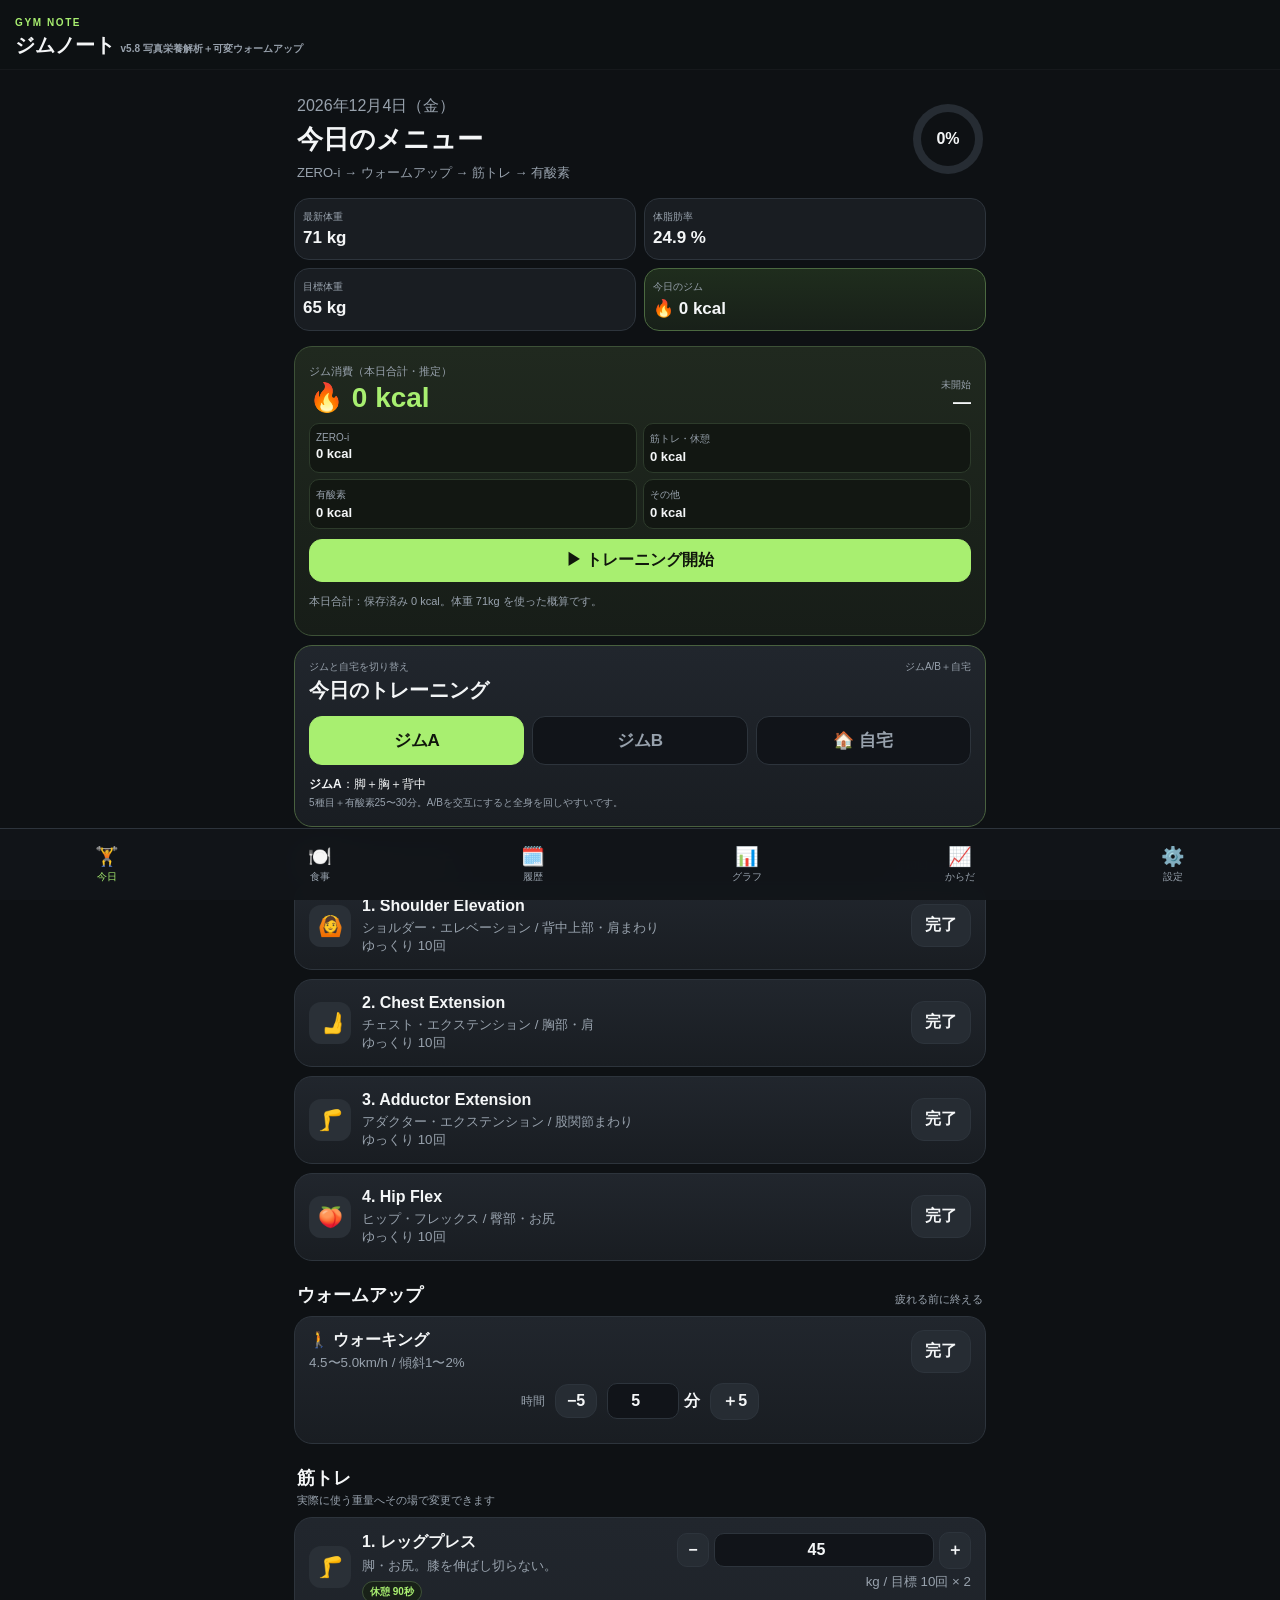
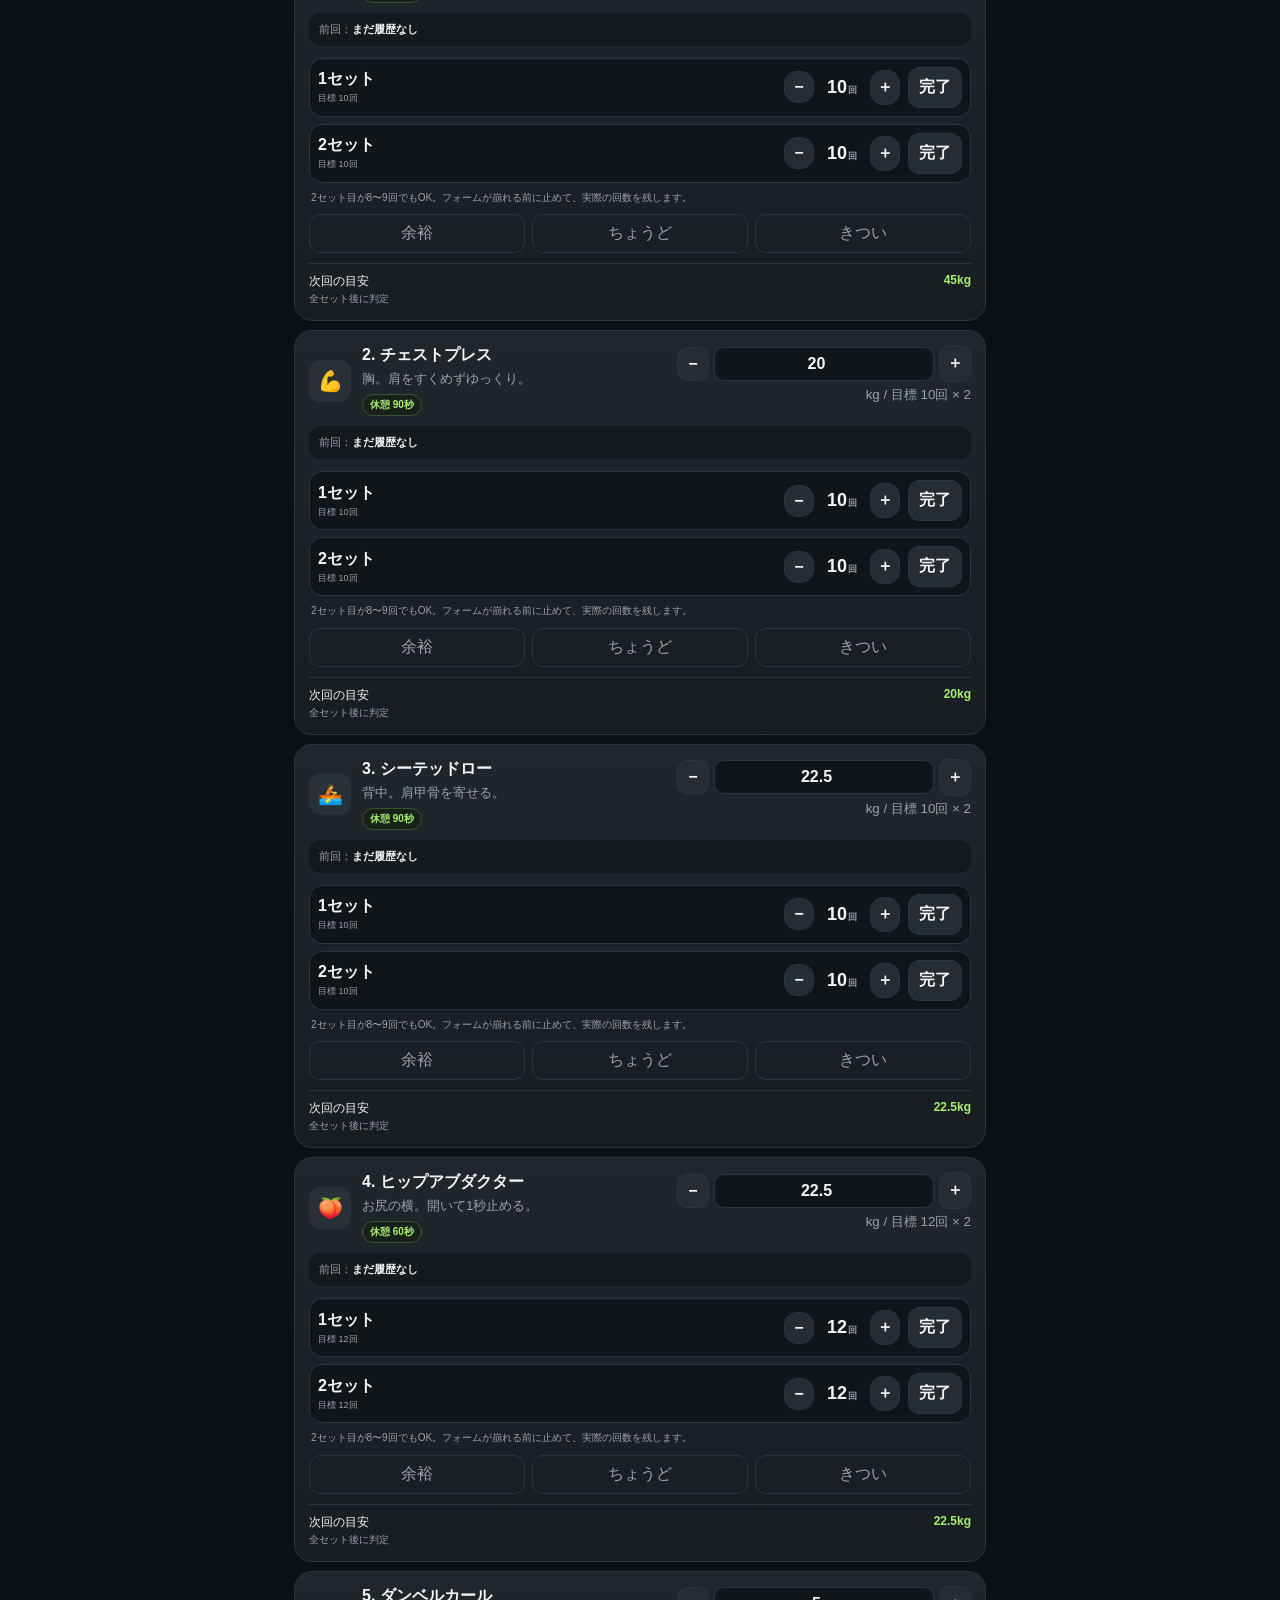
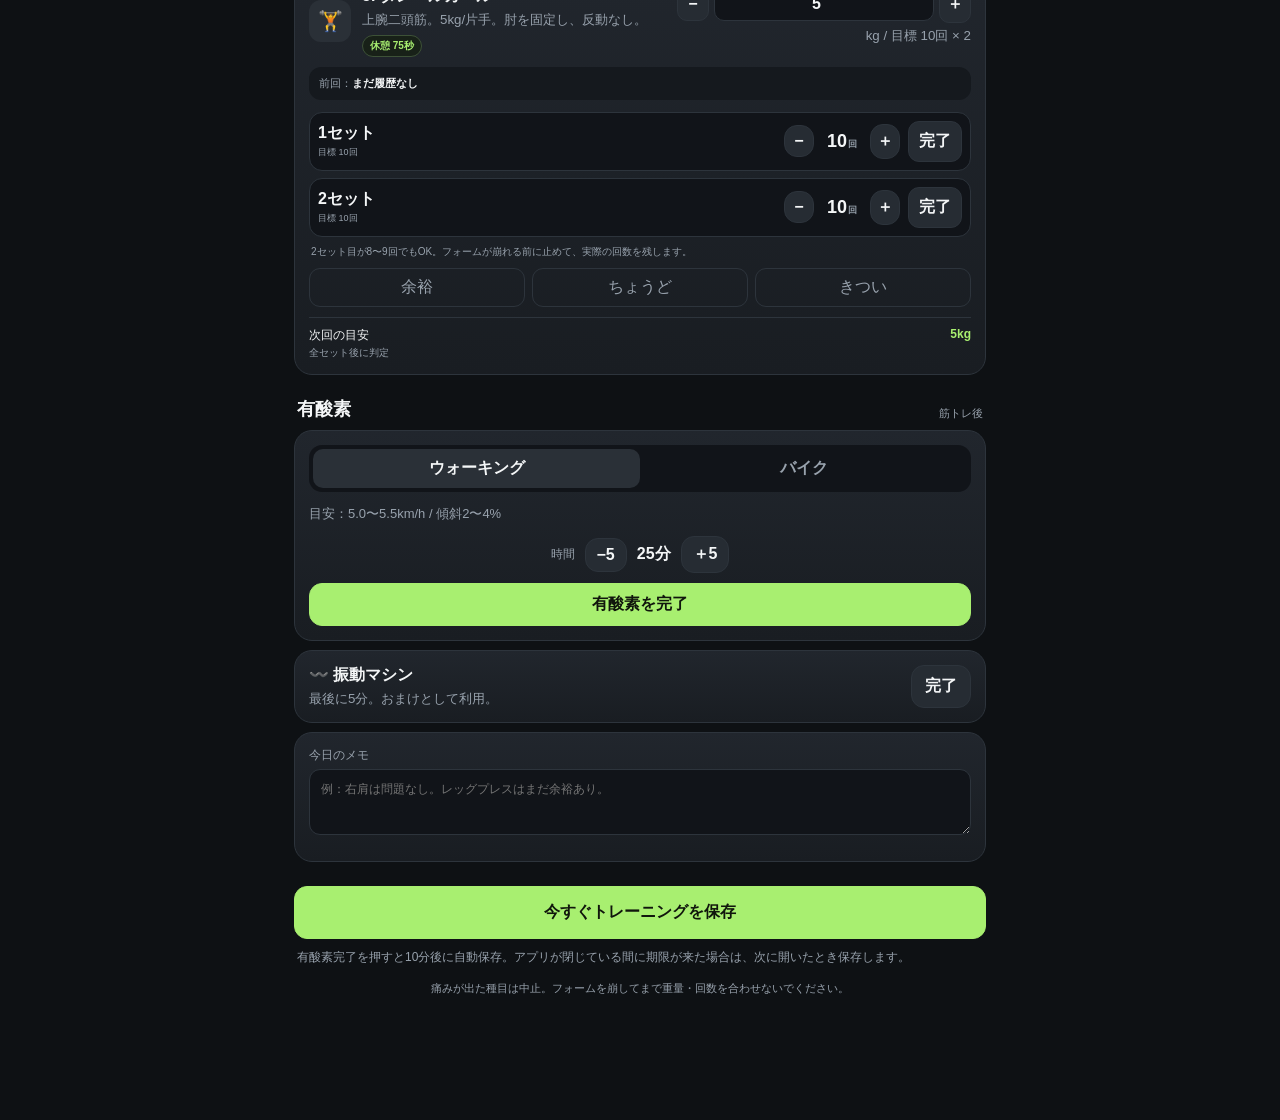
<file: index.html>
<!doctype html>
<html lang="ja">
<head>
  <meta charset="utf-8">
  <meta name="viewport" content="width=device-width,initial-scale=1,viewport-fit=cover">
  <meta name="theme-color" content="#111418">
  <meta name="apple-mobile-web-app-capable" content="yes">
  <meta name="apple-mobile-web-app-title" content="ジムノート">
  <title>ジムノート</title>
  <link rel="manifest" href="./manifest.webmanifest">
  <link rel="icon" href="./icon-192.png">
  <link rel="apple-touch-icon" href="./icon-192.png">
  <link rel="stylesheet" href="./styles.css?v=580">
</head>
<body>
<header class="top">
  <div><small>GYM NOTE</small><h1>ジムノート <b>v5.8 写真栄養解析＋可変ウォームアップ</b></h1></div>
  <button id="installBtn" class="sub compact" hidden>インストール</button>
</header>

<main>
<section id="today" class="page active">
  <div class="hero">
    <div>
      <span id="todayDate" class="muted"></span>
      <h2>今日のメニュー</h2>
      <p id="todayFlow">ZERO-i → ウォームアップ → 筋トレ → 有酸素</p>
    </div>
    <div class="ring" id="ring"><span id="pct">0%</span></div>
  </div>

  <div id="setupNotice" class="notice" hidden>
    <strong>初期設定を読み込んでください</strong>
    <p>初めて使う端末では「設定」→「バックアップ / 初期設定を読み込む」からJSONを選びます。</p>
    <button class="primary full" data-page-go="settings">設定を開く</button>
  </div>

  <div id="resumeNotice" class="resume" hidden>
    <div><strong>途中のトレーニングを復元しました</strong><small>アプリを閉じても今日の入力は残ります。</small></div>
  </div>

  <div id="quickStats" class="quickStats"></div>

  <div id="workoutTracker" class="card burnTracker"></div>

  <div class="card menuPicker">
    <div class="menuPickerHead"><div><small>ジムと自宅を切り替え</small><strong>今日のトレーニング</strong></div><span>ジムA/B＋自宅</span></div>
    <div class="menuSeg"><button data-menu="A">ジムA</button><button data-menu="B">ジムB</button><button data-menu="HOME">🏠 自宅</button></div>
    <p id="menuSummary" class="menuSummary"></p>
  </div>

  <div id="gymPrelude">
    <div class="section-title"><h3>ZERO-i ストレッチ</h3><span>各10回・ゆっくり</span></div>
    <div id="zeroList"></div>

    <div class="section-title"><h3>ウォームアップ</h3><span>疲れる前に終える</span></div>
    <div class="card warmupCard">
      <div class="warmupHead"><div><strong>🚶 ウォーキング</strong><small>4.5〜5.0km/h / 傾斜1〜2%</small></div><button class="done" data-special="warmup">完了</button></div>
      <div class="inlineField">
        <label>時間</label>
        <button class="mini" data-warmup-min="-5">−5</button>
        <div class="minuteInput"><input id="warmupMinutesInput" type="number" inputmode="numeric" min="1" max="120" step="1" value="5"><span>分</span></div>
        <button class="mini" data-warmup-min="5">＋5</button>
      </div>
    </div>
  </div>

  <div class="section-title">
    <div><h3>筋トレ</h3><span>実際に使う重量へその場で変更できます</span></div>
  </div>
  <div id="exerciseList"></div>

  <div id="gymPostlude">
    <div class="section-title"><h3>有酸素</h3><span>筋トレ後</span></div>
    <div class="card">
      <div class="seg">
        <button class="active" data-cardio="walk">ウォーキング</button>
        <button data-cardio="bike">バイク</button>
      </div>
      <div id="walkPane" class="pane active"><p>目安：5.0〜5.5km/h / 傾斜2〜4%</p></div>
      <div id="bikePane" class="pane"><p>目安：会話できる程度の負荷</p></div>
      <div class="inlineField">
        <label>時間</label>
        <button class="mini" data-cardio-min="-5">−5</button>
        <strong><span id="cardioMinutesText">25</span>分</strong>
        <button class="mini" data-cardio-min="5">＋5</button>
      </div>
      <button class="primary full" id="cardioDone">有酸素を完了</button>
      <div id="autoSaveNotice" class="autoSaveNotice" role="status" hidden>
        <strong id="autoSaveMessage">有酸素完了から10分後に自動保存</strong>
        <button id="autoSaveControl" class="sub compact" type="button">自動保存を取り消す</button>
      </div>
    </div>

    <div class="card row">
      <div><strong>〰️ 振動マシン</strong><small>最後に5分。おまけとして利用。</small></div>
      <button class="done" data-special="vibration">完了</button>
    </div>
  </div>

  <div class="card form">
    <label>今日のメモ
      <textarea id="sessionNote" rows="3" placeholder="例：右肩は問題なし。レッグプレスはまだ余裕あり。"></textarea>
    </label>
  </div>

  <button id="saveWorkout" class="primary full save">今すぐトレーニングを保存</button>
  <p class="autoSaveHint">有酸素完了を押すと10分後に自動保存。アプリが閉じている間に期限が来た場合は、次に開いたとき保存します。</p>
  <p class="caution">痛みが出た種目は中止。フォームを崩してまで重量・回数を合わせないでください。</p>
</section>


<section id="food" class="page">
  <div class="heading">
    <small>FOOD / CALORIE</small>
    <h2>食事・カロリー</h2>
    <p>食べたものをそのまま書いて、AIに送るだけ。</p>
  </div>

  <div class="card form foodDateCard">
    <label>記録する日<input id="foodDate" type="date"></label>
  </div>

  <div id="foodStats" class="foodStats"></div>
  <div class="card calorieProgressCard">
    <div class="calorieProgressHead"><span>摂取目標まで</span><b id="foodRemaining">—</b></div>
    <div class="calorieTrack"><div id="calorieFill" class="calorieFill"></div></div>
    <div id="foodBalance" class="foodBalance muted"></div>
  </div>

  <div class="card foodInputCard">
    <div class="foodInputHead">
      <label>区分
        <select id="foodMeal">
          <option value="breakfast">朝食</option>
          <option value="lunch">昼食</option>
          <option value="dinner" selected>夕食</option>
          <option value="snack">間食</option>
        </select>
      </label>
    </div>
    <label class="foodTextLabel">食べたもの
      <textarea id="foodText" rows="4" placeholder="例：うどん、卵、納豆\n例：セブンの金のボロネーゼ 1個"></textarea>
    </label>
    <div class="foodActionGrid photoActions">
      <button id="voiceFood" class="sub">🎤 音声入力</button>
      <label class="sub fileAction">📷 カメラ<input id="foodCameraInput" type="file" accept="image/*" capture="environment" hidden></label>
      <label class="sub fileAction">🖼️ 写真<input id="foodPhotoInput" type="file" accept="image/*" hidden></label>
      <button id="analyzeFood" class="primary">✨ AI解析</button>
    </div>
    <div id="foodImagePreview" class="foodImagePreview" hidden></div>
    <p id="aiConnectionHint" class="tiny muted"></p>
  </div>

  <div id="foodPreview"></div>

  <details class="card manualFood">
    <summary>AIを使わず手動で記録</summary>
    <div class="manualFoodBody">
      <label>内容<input id="manualFoodName" type="text" placeholder="例：プロテイン"></label>
      <label>カロリー kcal<input id="manualFoodKcal" type="number" inputmode="numeric" min="0" step="1" placeholder="120"></label>
      <button id="manualFoodSave" class="sub full">手動で追加</button>
    </div>
  </details>

  <div class="section-title"><h3>この日の記録</h3><span id="foodCountText"></span></div>
  <div id="foodTodayList"></div>

  <button id="foodCsvBtn" class="sub full">食事履歴をCSVで書き出す</button>
</section>

<section id="history" class="page">
  <div class="heading">
    <small>HISTORY / BALANCE</small>
    <h2>履歴・期間集計</h2>
    <p>期間を自由に指定して、カロリー収支とジムの記録をまとめて確認できます。</p>
  </div>

  <div class="card historyRangeCard">
    <div class="rangeDates">
      <label>開始日<input id="historyStart" type="date"></label>
      <label>終了日<input id="historyEnd" type="date"></label>
    </div>
    <div class="rangePresets">
      <button class="sub" data-range-days="7">7日</button>
      <button class="sub" data-range-days="30">30日</button>
      <button class="sub" data-range="month">今月</button>
      <button class="sub" data-range="all">全期間</button>
    </div>
  </div>

  <div id="rangeCalorieSummary" class="card rangeCalorieSummary"></div>
  <div id="historySummary" class="stats historyStats"></div>

  <div class="card">
    <div class="chartHead">
      <div><strong>マシン別の重量推移</strong><small id="strengthChartCaption">指定期間の記録</small></div>
      <select id="strengthMetric"></select>
    </div>
    <canvas id="strengthChart" height="220"></canvas>
  </div>

  <div class="section-title"><h3>ジム履歴</h3><span id="historyListMeta"></span></div>
  <div id="historyList"></div>
</section>


<section id="graphs" class="page" aria-label="日別グラフ">
  <div class="heading">
    <small>DAILY ANALYTICS</small>
    <h2>📊 毎日のグラフ</h2>
    <p>食事・ジム・自宅トレーニング・ウォーキング・体重を、日ごとにまとめて確認。</p>
  </div>
  <div class="card graphRangeCard">
    <div class="graphPresets" role="group" aria-label="表示期間">
      <button class="sub" data-graph-days="7">7日</button>
      <button class="sub" data-graph-days="14">14日</button>
      <button class="sub active" data-graph-days="30">30日</button>
      <button class="sub" data-graph-days="all">全期間</button>
    </div>
    <div class="graphDates">
      <label>開始日<input type="date" id="graphStart" aria-label="グラフ開始日"></label>
      <label>終了日<input type="date" id="graphEnd" aria-label="グラフ終了日"></label>
    </div>
    <p id="graphRangeNote" class="muted tiny"></p>
  </div>
  <div id="graphQuickStats" class="graphQuickStats" aria-live="polite"></div>
  <div class="card graphFocusCard" id="graphFocus" aria-live="polite"></div>
  <p class="graphHint muted tiny">グラフの日付をタップすると、その日の詳しい記録が上に表示されます。</p>
  <div class="card graphCard"><h3>① 摂取と推定総消費</h3><p>食事未記録日は摂取の線を表示しません。</p><div class="graphLegend"><span class="graphDot" style="--dot:#a8ef70">摂取</span><span class="graphDot" style="--dot:#65b7ff">総消費（推定）</span></div><canvas id="graphCalories" height="220" aria-label="日別摂取と総消費カロリー"></canvas></div>
  <div class="card graphCard"><h3>② カロリー収支</h3><p>摂取 − 消費。マイナスは推定カロリー赤字。記録がそろった日だけ表示。</p><canvas id="graphBalance" height="220" aria-label="日別カロリー収支"></canvas></div>
  <div class="card graphCard"><h3>③ ジム・自宅の運動消費</h3><p>アプリに保存された運動の概算カロリー。未算定の記録は区別します。</p><div class="graphLegend"><span class="graphDot" style="--dot:#a8ef70">ジム</span><span class="graphDot" style="--dot:#ffbd70">自宅</span></div><canvas id="graphGym" height="220" aria-label="日別ジム自宅運動消費"></canvas></div>
  <div class="card graphCard"><h3>④ ウォーキング時間</h3><p>有酸素として記録したウォーキング。ウォームアップ時間は含みません。</p><canvas id="graphWalk" height="220" aria-label="日別ウォーキング時間"></canvas></div>
  <div class="card graphCard"><h3>⑤ ジムに行った日</h3><p>保存済みのジム／自宅の記録件数です。</p><div class="graphLegend"><span class="graphDot" style="--dot:#a8ef70">ジム</span><span class="graphDot" style="--dot:#ffbd70">自宅</span></div><canvas id="graphAttendance" height="220" aria-label="日別ジム自宅トレーニング回数"></canvas></div>
  <div class="card graphCard"><h3>⑥ トレーニング時間</h3><p>アプリに保存された滞在・実施時間。旧記録の訂正値も反映します。</p><canvas id="graphDuration" height="220" aria-label="日別トレーニング時間"></canvas></div>
  <div class="card graphCard"><h3>⑦ 体重</h3><p>測定・入力した日の点だけを結びます。記録がない日の値は計算しません。</p><canvas id="graphWeight" height="220" aria-label="体重の推移"></canvas></div>
  <div class="card graphCard"><h3>⑧ PFC栄養素</h3><p>記録されているたんぱく質・脂質・炭水化物（g）です。</p><div class="graphLegend"><span class="graphDot" style="--dot:#a8ef70">P</span><span class="graphDot" style="--dot:#ffbd70">F</span><span class="graphDot" style="--dot:#65b7ff">C</span></div><canvas id="graphPfc" height="220" aria-label="日別PFCグラム数"></canvas></div>
  <div class="card graphTableCard">
    <div class="graphTableHead"><h3>毎日の記録一覧</h3><button id="graphCsvBtn" class="sub compact">CSV保存</button></div>
    <div class="graphTableScroll"><table class="graphDailyTable"><thead><tr><th>日付</th><th>食事 kcal</th><th>総消費 kcal</th><th>収支 kcal</th><th>運動 kcal</th><th>歩行 分</th><th>滞在 分</th><th>体重 kg</th></tr></thead><tbody id="graphDayRows"></tbody></table></div>
  </div>
  <div class="card graphCaution tiny muted">総消費＝設定中の基礎代謝＋日常生活＋記録済み運動の概算です。現在の設定値を過去にも仮適用するため、過去の実測消費量ではありません。未入力の食事は0kcalと見なしません。未算定の運動記録がある日は総消費・収支を空欄にします。表示はこの端末の保存データから自動集計します。</div>
</section>

<section id="body" class="page">
  <div class="heading">
    <small>BODY</small>
    <h2>からだの記録</h2>
    <p>今回の体組成を基準に、次回から変わった数値を手入力できます。</p>
  </div>

  <div id="bodyLatestSummary" class="card bodyLatest"></div>

  <form id="bodyForm" class="card form">
    <div class="formTitleLine"><div><h3>体組成を入力</h3><p class="muted tiny">同じ測定日で保存すると上書き更新します。</p></div></div>
    <label>測定日<input id="bodyDate" type="date" required></label>
    <div class="grid2">
      <label>体重 kg<input id="bodyWeight" type="number" step=".1" min="30" max="200" required></label>
      <label>体脂肪率 %<input id="bodyFat" type="number" step=".1" min="3" max="60"></label>
      <label>骨格筋量 kg<input id="bodyMuscle" type="number" step=".1" min="10" max="80"></label>
      <label>腹囲 cm<input id="bodyWaist" type="number" step=".1" min="40" max="180"></label>
      <label>BMI<input id="bodyBmi" type="number" step=".1" min="10" max="60"></label>
      <label>内臓脂肪レベル<input id="bodyVisceral" type="number" step="1" min="1" max="30"></label>
      <label>体脂肪量 kg<input id="bodyFatMass" type="number" step=".1" min="1" max="100"></label>
      <label>基礎代謝 kcal<input id="bodyBmr" type="number" step="1" min="800" max="3000"></label>
      <label>InBody点数<input id="bodyScore" type="number" step="1" min="1" max="100"></label>
    </div>
    <button class="primary full" type="submit">測定データを保存・更新</button>
  </form>

  <div class="card">
    <div class="chartHead">
      <strong>からだの推移</strong>
      <select id="metric">
        <option value="weight">体重</option>
        <option value="fat">体脂肪率</option>
        <option value="muscle">骨格筋量</option>
        <option value="waist">腹囲</option>
        <option value="bmi">BMI</option>
        <option value="visceral">内臓脂肪レベル</option>
        <option value="fatMass">体脂肪量</option>
        <option value="bmr">基礎代謝</option>
        <option value="score">InBody点数</option>
      </select>
    </div>
    <canvas id="chart" height="220"></canvas>
  </div>

  <div id="bodyList"></div>
</section>

<section id="settings" class="page">
  <div class="heading"><small>SETTINGS</small><h2>設定</h2></div>

  <div class="card form">
    <h3>目標・タイマー</h3>
    <div class="grid2">
      <label>目標体重 kg<input id="goalWeight" type="number" step=".1"></label>
      <label>目標体脂肪率 %<input id="goalFat" type="number" step=".1"></label>
      <label>目標骨格筋量 kg<input id="goalMuscle" type="number" step=".1"></label>
      <label>標準休憩 秒<input id="restSec" type="number" min="30" max="300" step="15"></label>
    </div>
    <button id="saveSettings" class="primary full">設定を保存</button>
  </div>

  <div class="card form">
    <h3>種目ごとの休憩</h3>
    <p class="muted tiny">初期値：大きい種目90秒 / 小さい種目60秒 / ダンベルカール75秒。2セット目がきつければ、まず休憩をしっかり取ります。</p>
    <div id="exerciseRestSettings" class="restSettings"></div>
  </div>

  <div class="card form">
    <h3>カロリー設定</h3>
    <div class="grid2">
      <label>1日の摂取目標 kcal<input id="calorieGoal" type="number" min="1000" max="5000" step="50"></label>
      <label>基礎代謝 kcal<input id="bmr" type="number" min="800" max="3000" step="10"></label>
      <label>日常生活の消費 kcal<input id="activityBurn" type="number" min="0" max="3000" step="25"></label>
    </div>
    <p class="muted tiny">初期値：基礎代謝1,522 kcal / 日常生活550 kcal。ジム分はトレーニング記録から自動で加算します。</p>
  </div>

  <div class="card form">
    <h3>AI食事解析</h3>
    <label>AI API URL<input id="aiEndpoint" type="url" inputmode="url" placeholder="https://xxxx.workers.dev"></label>
    <label>AI接続PIN（この端末だけ）<input id="aiPin" type="password" inputmode="text" autocomplete="off" placeholder="PINを入力"></label>
    <button id="saveAiPin" class="primary full">PINをこの端末に保存</button>
    <p id="aiPinStatus" class="muted tiny">PIN保存状態を確認中…</p>
    <p class="muted tiny">OpenAI APIキーはこのアプリには保存しません。PINは体重・履歴などと同じアプリ保存領域にも記録し、通常は再入力不要です。</p>
    <button id="clearAiPin" class="sub full">保存したPINを消す</button>
  </div>

  <div class="card">
    <h3>データ</h3>
    <p class="muted">身体データと履歴はこの端末内に保存されます。v3のデータも自動で引き継ぎます。</p>
    <div class="stack">
      <label class="sub full file">バックアップ / 初期設定を読み込む<input id="importFile" type="file" accept="application/json" hidden></label>
      <button id="exportBtn" class="sub full">JSONバックアップを書き出す</button>
      <button id="csvBtn" class="sub full">履歴をCSVで書き出す</button>
      <button id="resetBtn" class="danger full">端末内データを初期化</button>
    </div>
  </div>

  <div class="card">
    <h3>アプリ</h3>
    <p class="muted">PWA版 v5.8。ホーム画面から起動でき、今日の入力途中でも自動保存します。</p>
    <button id="checkUpdate" class="sub full">更新を確認</button>
  </div>
</section>
</main>

<nav>
  <button class="nav active" data-page="today">🏋️<span>今日</span></button>
  <button class="nav" data-page="food">🍽️<span>食事</span></button>
  <button class="nav" data-page="history">🗓️<span>履歴</span></button>
  <button class="nav" data-page="graphs">📊<span>グラフ</span></button>
  <button class="nav" data-page="body">📈<span>からだ</span></button>
  <button class="nav" data-page="settings">⚙️<span>設定</span></button>
</nav>

<div id="timer" class="timer hidden"><span id="timerLabel">休憩</span> <b id="timerN">60</b>秒 <button id="timerPlus">＋30</button><button id="timerX">×</button></div>
<div id="toast" class="toast"></div>

<script src="./app.js?v=580"></script>
</body>
</html>
</file>
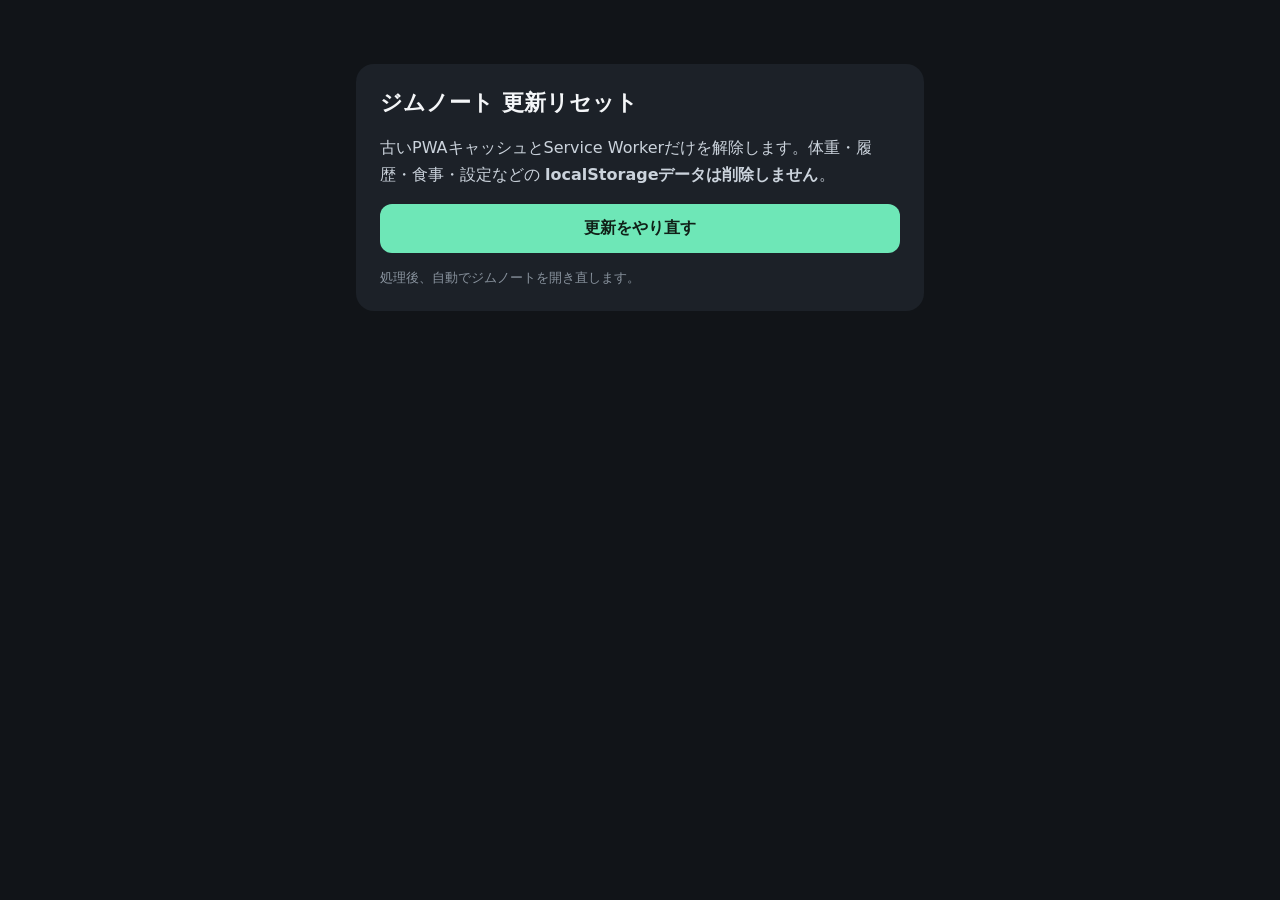
<file: force-update.html>
<!doctype html>
<html lang="ja">
<head>
<meta charset="utf-8">
<meta name="viewport" content="width=device-width,initial-scale=1">
<title>ジムノート 更新リセット</title>
<style>
body{font-family:system-ui,-apple-system,sans-serif;background:#111418;color:#f4f6f8;margin:0;padding:24px}
.card{max-width:520px;margin:40px auto;background:#1c2128;border-radius:18px;padding:24px}
h1{font-size:22px;margin-top:0}
p{line-height:1.7;color:#cbd3dc}
button{width:100%;padding:14px;border:0;border-radius:12px;font-weight:700;font-size:16px;background:#6ee7b7;color:#102018}
#status{margin-top:16px;white-space:pre-wrap;color:#9fd8ff}
small{display:block;margin-top:16px;color:#89939e}
</style>
</head>
<body>
<div class="card">
<h1>ジムノート 更新リセット</h1>
<p>古いPWAキャッシュとService Workerだけを解除します。体重・履歴・食事・設定などの <b>localStorageデータは削除しません</b>。</p>
<button id="run">更新をやり直す</button>
<div id="status"></div>
<small>処理後、自動でジムノートを開き直します。</small>
</div>
<script>
const status = document.getElementById("status");
async function resetGymNote(){
  try{
    status.textContent = "更新準備中…";
    if ("serviceWorker" in navigator) {
      const regs = await navigator.serviceWorker.getRegistrations();
      let n = 0;
      for (const reg of regs) {
        if (reg.scope.includes("/gym-note/")) {
          await reg.unregister();
          n++;
        }
      }
      status.textContent = `Service Worker解除: ${n}件\n`;
    }

    if ("caches" in window) {
      const keys = await caches.keys();
      let d = 0;
      for (const key of keys) {
        if (key.toLowerCase().includes("gym-note")) {
          await caches.delete(key);
          d++;
        }
      }
      status.textContent += `ジムノート用キャッシュ削除: ${d}件\n`;
    }

    status.textContent += "端末内の履歴データは残しています。\n最新版を開きます…";
    setTimeout(() => {
      location.replace("./?force=" + Date.now());
    }, 1200);
  }catch(err){
    status.textContent = "処理中にエラー: " + (err?.message || err);
  }
}
document.getElementById("run").addEventListener("click", resetGymNote);
</script>
</body>
</html>
</file>
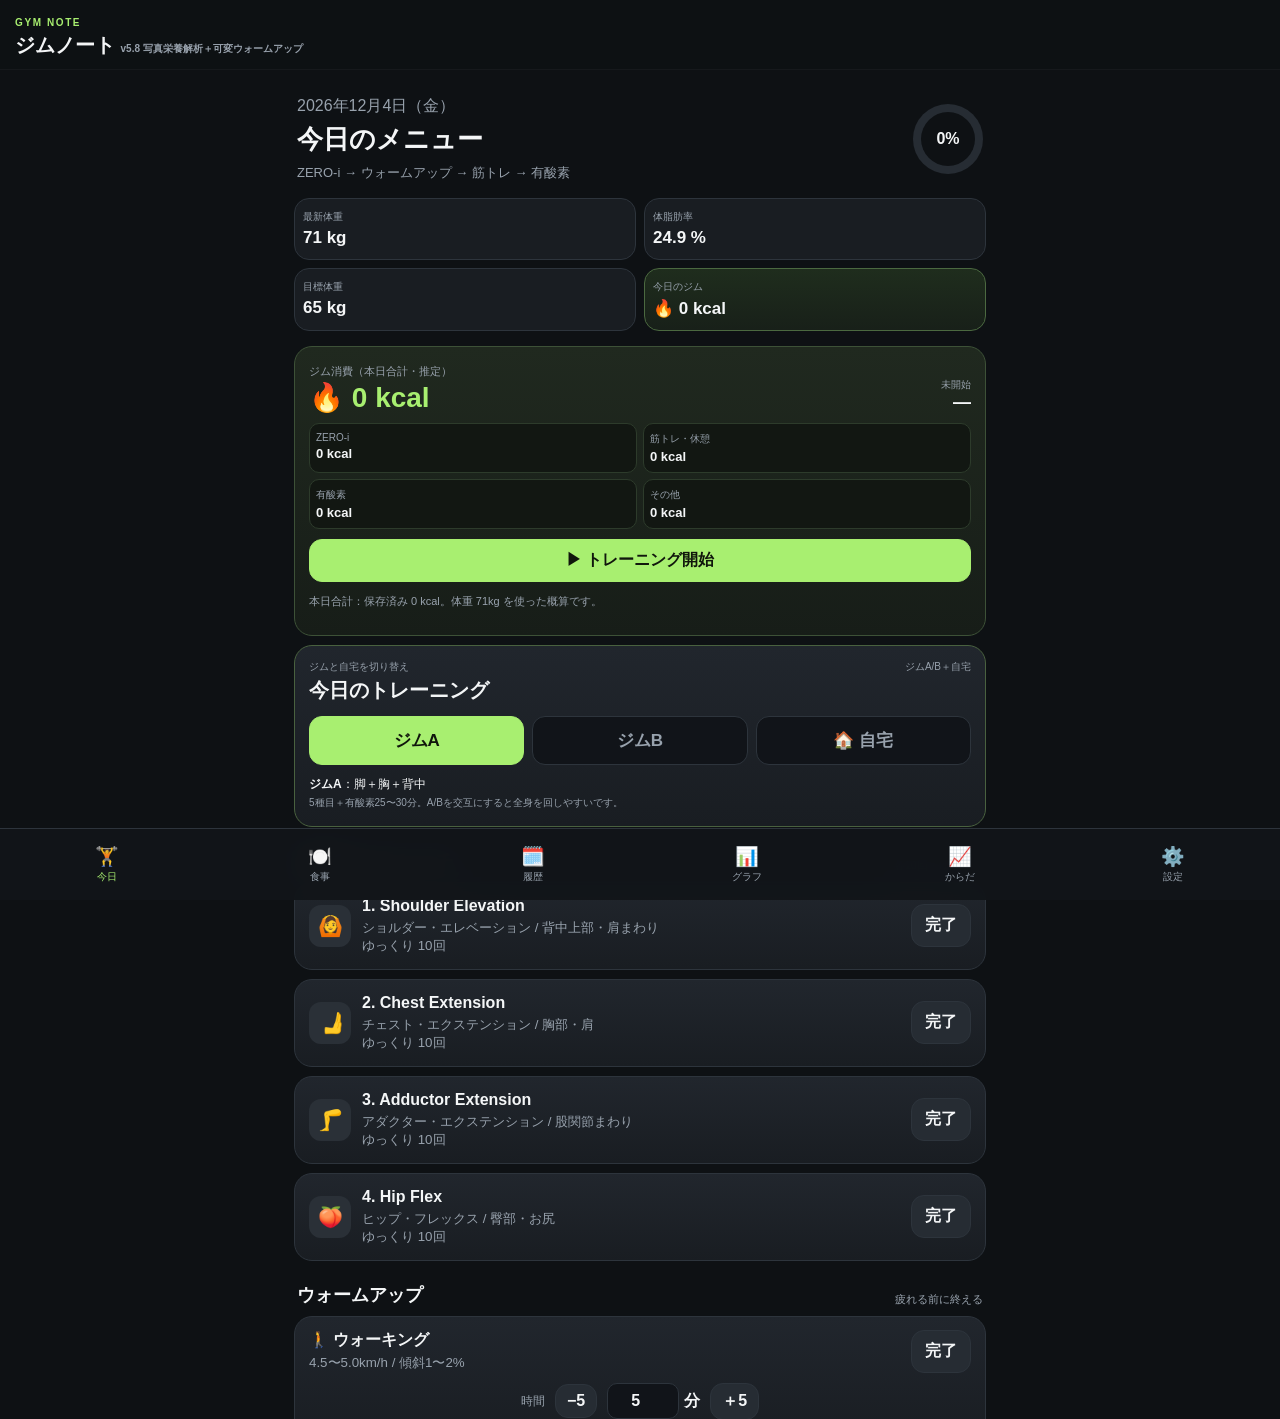
<file: update.html>
<!doctype html>
<html lang="ja"><head><meta charset="utf-8"><meta name="viewport" content="width=device-width,initial-scale=1"><title>ジムノート v5.7.1 更新</title>
<style>body{font-family:system-ui,sans-serif;background:#0e1114;color:#f4f6f7;padding:36px 20px;line-height:1.7;max-width:540px;margin:auto}h1{font-size:23px}b{color:#a8ef70}small{color:#9da9b2}a{color:#a8ef70}</style></head>
<body><h1>ジムノートを最新版に更新</h1><p>体重・食事・トレーニング履歴は削除しません。</p><p id="message"><b>古いアプリのキャッシュを整理しています…</b></p>
<script>
(async()=>{
 const msg=document.getElementById('message');
 try{
  if('serviceWorker'in navigator){
   const registrations=await navigator.serviceWorker.getRegistrations();
   const scope=new URL('./',location.href).href;
   await Promise.all(registrations.filter(r=>r.scope===scope).map(r=>r.unregister()));
  }
  if('caches'in window){
   const keys=await caches.keys();
   await Promise.all(keys.filter(k=>k.startsWith('gym-note-')).map(k=>caches.delete(k)));
  }
  msg.innerHTML='<b>準備完了。v5.7.1 を開きます…</b>';
  location.replace('./index.html?v=571&fresh='+Date.now());
 }catch(err){
  msg.innerHTML='自動更新できませんでした。<a href="./index.html?v=571">ここを押してv5.7.1を開く</a><br><small>'+String(err.message||'')+'</small>';
 }
})();
</script></body></html>
</file>
<file: styles.css>
*{box-sizing:border-box}
:root{
  --bg:#0e1114;--panel:#191d22;--panel2:#21262d;--line:#2d343c;
  --text:#f4f6f7;--muted:#98a2ad;--accent:#a8ef70;--accentSoft:#1c2917;
  --danger:#ff8888
}
html{background:var(--bg);color-scheme:dark}
body{margin:0;background:var(--bg);color:var(--text);font-family:-apple-system,BlinkMacSystemFont,"Segoe UI","Noto Sans JP",sans-serif;padding-bottom:82px}
button,input,select,textarea{font:inherit}button{cursor:pointer}
.top{position:sticky;top:0;z-index:10;background:rgba(14,17,20,.94);backdrop-filter:blur(16px);display:flex;justify-content:space-between;align-items:center;padding:calc(12px + env(safe-area-inset-top)) 15px 10px;border-bottom:1px solid #ffffff0a}
.top small,.heading small{color:var(--accent);font-size:10px;letter-spacing:.16em;font-weight:800}.top h1{font-size:20px;margin:2px 0 0}.top h1 b{font-size:10px;color:var(--muted)}
main{max-width:720px;margin:auto;padding:8px 14px 28px}.page{display:none}.page.active{display:block}
h2{font-size:26px;margin:5px 0 7px}h3{margin:0 0 8px}
.hero{display:flex;justify-content:space-between;align-items:center;gap:15px;padding:18px 3px 10px}.hero p,.heading p{color:var(--muted);margin:0;font-size:13px}
.muted{color:var(--muted)}
.ring{width:70px;height:70px;border-radius:50%;display:grid;place-items:center;background:conic-gradient(var(--accent) 0deg,#262c33 0deg);position:relative;flex:0 0 auto}.ring:after{content:"";position:absolute;width:54px;height:54px;border-radius:50%;background:var(--bg)}.ring span{position:relative;z-index:1;font-weight:800}
.notice{background:#20281c;border:1px solid #506841;border-radius:18px;padding:15px;margin-bottom:12px}.notice p{color:#c4cebd;font-size:13px;line-height:1.5}
.resume{background:#172118;border:1px solid #39502f;border-radius:16px;padding:12px 14px;margin-bottom:12px}.resume strong,.resume small{display:block}.resume small{color:var(--muted);margin-top:4px}
.quickStats{display:grid;grid-template-columns:repeat(2,1fr);gap:8px;margin:6px 0 15px}.quickStat{background:var(--panel);border:1px solid var(--line);border-radius:15px;padding:11px 8px}.quickStat span{display:block;color:var(--muted);font-size:10px}.quickStat b{display:block;font-size:17px;margin-top:4px}
.section-title{display:flex;align-items:end;justify-content:space-between;margin:22px 3px 9px}.section-title h3{margin:0;font-size:18px}.section-title span{font-size:11px;color:var(--muted)}
.card{background:linear-gradient(180deg,var(--panel2),var(--panel));border:1px solid var(--line);border-radius:18px;padding:14px;margin-bottom:9px}
.row{display:flex;align-items:center;justify-content:space-between;gap:12px}.row strong,.exerciseTitle strong{display:block}.row small,.exerciseTitle small{display:block;color:var(--muted);margin-top:4px;line-height:1.35}
.done,.sub,.primary,.danger,.mini{border-radius:13px;padding:10px 13px;font-weight:800;border:1px solid var(--line)}.done,.sub,.mini{background:#262c33;color:var(--text)}.done.on{background:var(--accent);border-color:var(--accent);color:#10160c}
.primary{background:var(--accent);border-color:var(--accent);color:#10160c}.danger{background:#2b1b1d;border-color:#5b3035;color:#ff9aa0}.full{width:100%}.save{padding:15px;margin-top:15px}.compact{padding:8px 10px;font-size:12px}
.exerciseTop{display:flex;justify-content:space-between;gap:12px}.exerciseTitle{display:flex;gap:11px;align-items:center;min-width:0}.icon{width:42px;height:42px;display:grid;place-items:center;border-radius:12px;background:#2a3037;font-size:20px;flex:0 0 auto}
.weight{text-align:right;min-width:112px}.weight small{color:var(--muted);display:block}.weightControl{display:grid;grid-template-columns:32px 1fr 32px;gap:5px;align-items:center;margin-bottom:4px}.weightControl .mini{padding:7px 0;border-radius:10px}.weightControl input{width:100%;background:#111419;border:1px solid var(--line);color:var(--text);border-radius:10px;padding:7px 4px;text-align:center;font-weight:800}
.previous{margin-top:10px;padding:9px 10px;border-radius:12px;background:#15191e;color:var(--muted);font-size:11px}.previous b{color:var(--text)}
.sets{display:grid;grid-template-columns:repeat(2,1fr);gap:8px;margin-top:13px}.set{border:1px solid var(--line);background:#111419;color:var(--text);border-radius:12px;padding:11px;font-weight:700}.set.on{border-color:var(--accent);color:var(--accent);background:#192218}
.efforts{display:grid;grid-template-columns:repeat(3,1fr);gap:7px;margin-top:9px}.effort{border:1px solid var(--line);background:transparent;color:var(--muted);border-radius:11px;padding:8px 3px}.effort.on{background:#293038;color:var(--text)}
.next{display:flex;justify-content:space-between;border-top:1px solid var(--line);margin-top:10px;padding-top:9px;font-size:12px}.next b{color:var(--accent)}
.seg{display:grid;grid-template-columns:1fr 1fr;background:#111419;padding:4px;border-radius:13px}.seg button{border:0;background:transparent;color:var(--muted);padding:9px;border-radius:10px;font-weight:800}.seg button.active{background:#2a3037;color:var(--text)}.pane{display:none}.pane.active{display:block}.pane p{font-size:13px;color:var(--muted)}
.inlineField{display:flex;align-items:center;justify-content:center;gap:10px;margin:10px 0}.inlineField label{color:var(--muted);font-size:12px}.inlineField .mini{padding:7px 11px}
.caution{text-align:center;color:var(--muted);font-size:11px;line-height:1.5;margin:13px}.heading{padding:19px 3px 9px}
.form label,.filterCard label{display:block;color:var(--muted);font-size:12px;margin-bottom:9px}.form input,.form textarea,.filterCard select,.chartHead select{width:100%;margin-top:5px;border:1px solid var(--line);background:#111419;color:var(--text);border-radius:11px;padding:11px}.form textarea{resize:vertical}
.grid2{display:grid;grid-template-columns:1fr 1fr;gap:8px}
.chartHead{display:flex;justify-content:space-between;align-items:center;gap:12px;margin-bottom:9px}.chartHead strong,.chartHead small{display:block}.chartHead small{color:var(--muted);font-size:10px;margin-top:3px}.chartHead select{width:auto;margin:0;padding:7px 9px;max-width:48%}
canvas{width:100%;background:#111419;border-radius:12px;display:block}
.bodyRow .details{display:flex;gap:10px;flex-wrap:wrap;margin-top:6px}.bodyRow .details span{font-size:11px;color:var(--muted)}.bodyRow .details b{color:var(--text)}
.stats{display:grid;grid-template-columns:repeat(3,1fr);gap:8px;margin-bottom:13px}.stats .card{text-align:center;padding:11px 4px}.stats b{display:block;font-size:20px}.stats small{color:var(--muted)}
.historyCard{padding:0;overflow:hidden}.historyCard summary{list-style:none;padding:14px;cursor:pointer}.historyCard summary::-webkit-details-marker{display:none}.historyCard[open] summary{border-bottom:1px solid var(--line)}.historySummaryRow{display:flex;justify-content:space-between;align-items:center;gap:10px}.historySummaryRow .date b,.historySummaryRow .date small{display:block}.historySummaryRow .date small{color:var(--muted);margin-top:3px}.historySummaryRow .count{color:var(--accent);font-weight:800;font-size:12px}
.historyBody{padding:12px 14px}.historyDetail div{display:flex;justify-content:space-between;gap:12px;padding:5px 0;font-size:12px;color:var(--muted);border-bottom:1px solid #ffffff08}.historyDetail div:last-child{border-bottom:0}.historyDetail b{color:var(--text);text-align:right}.historyNote{margin-top:10px;padding:10px;background:#15191e;border-radius:11px;font-size:12px;line-height:1.5}.historyActions{display:flex;justify-content:flex-end;margin-top:12px}.historyActions button{padding:7px 10px;font-size:11px}
.stack{display:grid;gap:8px}.file{text-align:center;display:block}
nav{position:fixed;bottom:0;left:0;right:0;height:72px;padding-bottom:env(safe-area-inset-bottom);display:grid;grid-template-columns:repeat(6,1fr);background:rgba(18,21,25,.97);border-top:1px solid var(--line);backdrop-filter:blur(18px);z-index:20}.nav{border:0;background:transparent;color:var(--muted);display:flex;flex-direction:column;justify-content:center;align-items:center;gap:2px;font-size:19px}.nav span{font-size:10px}.nav.active{color:var(--accent)}
.timer{position:fixed;z-index:30;left:50%;bottom:84px;transform:translateX(-50%);background:var(--accent);color:#11160d;padding:9px 13px;border-radius:999px;font-weight:800;white-space:nowrap}.timer button{border:0;background:#0002;border-radius:50%;margin-left:7px;width:27px;height:27px;color:#11160d}
.hidden{display:none}.toast{position:fixed;z-index:40;left:50%;bottom:135px;transform:translate(-50%,15px);opacity:0;background:#f4f6f7;color:#101216;border-radius:11px;padding:9px 13px;transition:.2s;font-weight:700;text-align:center;max-width:85%}.toast.show{opacity:1;transform:translate(-50%,0)}
@media(max-width:390px){.grid2{grid-template-columns:1fr}.exerciseTop{gap:6px}.weight{min-width:104px}.quickStat b{font-size:15px}.chartHead{align-items:flex-start;flex-direction:column}.chartHead select{max-width:100%;width:100%}}


/* v5: food / calorie */
.foodDateCard{padding:10px 14px}.foodDateCard label{margin:0}
.foodStats{display:grid;grid-template-columns:repeat(2,1fr);gap:8px;margin-bottom:9px}
.foodStat{background:var(--panel);border:1px solid var(--line);border-radius:15px;padding:12px 8px;text-align:center}
.foodStat span{display:block;color:var(--muted);font-size:10px}.foodStat b{display:block;font-size:19px;margin-top:4px}.foodStat b.good{color:var(--accent)}
.calorieProgressCard{padding:13px 14px}.calorieProgressHead{display:flex;justify-content:space-between;align-items:center;font-size:12px}.calorieProgressHead b{font-size:17px}
.calorieTrack{height:10px;background:#111419;border-radius:999px;overflow:hidden;margin:10px 0 8px}.calorieFill{height:100%;width:0;background:var(--accent);border-radius:999px;transition:width .25s}.calorieFill.over{background:var(--danger)}
.foodBalance{font-size:11px;line-height:1.5}.foodInputCard label{display:block;color:var(--muted);font-size:12px}.foodInputHead{display:grid;grid-template-columns:1fr;gap:8px}.foodInputCard select,.foodInputCard textarea,.manualFood input{width:100%;margin-top:5px;border:1px solid var(--line);background:#111419;color:var(--text);border-radius:11px;padding:11px}.foodTextLabel{margin-top:10px}.foodInputCard textarea{resize:vertical;min-height:95px}
.foodActionGrid{display:grid;grid-template-columns:1fr 1.3fr;gap:8px;margin-top:10px}.tiny{font-size:11px;line-height:1.5}.foodInputCard .tiny{margin:9px 2px 0}
.foodPreviewCard{border-color:#516943}.foodPreviewTitle{display:flex;justify-content:space-between;align-items:center;gap:10px;margin-bottom:8px}.foodPreviewTitle b{color:var(--accent);font-size:20px}.foodPreviewItems{border-top:1px solid var(--line);border-bottom:1px solid var(--line);padding:6px 0;margin:8px 0}.foodPreviewItem{display:flex;justify-content:space-between;gap:10px;padding:5px 0;font-size:12px}.foodPreviewItem span{color:var(--muted)}.foodPreviewItem b{text-align:right}.macroLine{display:flex;gap:9px;flex-wrap:wrap;color:var(--muted);font-size:11px;margin:8px 0}.macroLine b{color:var(--text)}
.previewKcalEdit{display:flex;align-items:center;justify-content:space-between;gap:10px;margin:10px 0}.previewKcalEdit label{color:var(--muted);font-size:11px}.previewKcalEdit input{width:100px;background:#111419;color:var(--text);border:1px solid var(--line);border-radius:10px;padding:8px;text-align:right;font-weight:800}.previewActions{display:grid;grid-template-columns:1fr 1fr;gap:8px}
.manualFood summary{cursor:pointer;font-weight:800}.manualFoodBody{margin-top:12px;padding-top:12px;border-top:1px solid var(--line)}.manualFoodBody label{display:block;color:var(--muted);font-size:12px;margin-bottom:9px}
.foodEntry{padding:13px 14px}.foodEntryTop{display:flex;justify-content:space-between;gap:12px;align-items:flex-start}.foodEntryTop .meta b,.foodEntryTop .meta small{display:block}.foodEntryTop .meta small{color:var(--muted);margin-top:3px}.foodEntryTop .kcal{text-align:right;white-space:nowrap}.foodEntryTop .kcal b{font-size:18px}.foodEntryTop .kcal small{display:block;color:var(--muted)}.foodEntryRaw{font-size:12px;color:var(--muted);margin:9px 0 0;line-height:1.45}.foodEntryDetails{margin-top:9px;border-top:1px solid #ffffff0b;padding-top:7px}.foodEntryDetails div{display:flex;justify-content:space-between;font-size:11px;color:var(--muted);padding:3px 0}.foodEntryActions{display:flex;justify-content:flex-end;margin-top:8px}.foodEntryActions button{padding:6px 9px;font-size:10px}
.aiLoading{display:flex;gap:9px;align-items:center;color:var(--muted);font-size:12px}.aiDot{width:9px;height:9px;border-radius:50%;background:var(--accent);animation:pulse 1s infinite alternate}@keyframes pulse{from{opacity:.25;transform:scale(.8)}to{opacity:1;transform:scale(1.15)}}
@media(max-width:390px){.foodStat b{font-size:16px}.foodActionGrid{grid-template-columns:1fr 1fr}.nav{font-size:17px}.nav span{font-size:9px}}

/* v5.2 消費カロリー */
.gymQuick{border-color:#4b6940;background:linear-gradient(180deg,#1f2d1d,#182019)}
.burnTracker{border-color:#3d5137;background:linear-gradient(180deg,#20291f,#171d18)}
.burnTrackerTop{display:flex;align-items:flex-end;justify-content:space-between;gap:12px;margin-bottom:10px}
.burnTrackerTop strong{display:block;font-size:28px;line-height:1.1;margin-top:3px;color:var(--accent)}
.burnTrackerTime{text-align:right}.burnTrackerTime span{display:block;color:var(--muted);font-size:10px}.burnTrackerTime b{font-size:18px}
.burnBreakdown{display:grid;grid-template-columns:repeat(2,1fr);gap:6px;margin:10px 0}
.burnBreakdown span{background:#121712;border:1px solid #2d3b2b;border-radius:10px;padding:8px 6px;font-size:10px;color:var(--muted)}
.burnBreakdown b{display:block;color:var(--text);font-size:13px;margin-top:3px}
.gymBurnStat{border-color:#46613e;background:linear-gradient(180deg,#21301e,#182019)}
.totalBurnLine{display:flex;align-items:baseline;justify-content:space-between;gap:12px;margin:5px 0 8px}.totalBurnLine span{font-size:12px}.totalBurnLine b{font-size:23px;color:var(--accent)}
.balanceLine{font-size:13px;margin-bottom:5px}.balanceLine b{font-size:16px;color:var(--text)}.balanceLine span,.macroText{color:var(--muted);font-size:11px}
.burnHistoryRow{border-top:1px solid #36422f;margin-top:5px;padding-top:8px}.burnHistoryRow b{color:var(--accent)!important}
@media(max-width:390px){.burnBreakdown{grid-template-columns:1fr}.burnTrackerTop strong{font-size:24px}}


/* v5.3 期間収支・履歴拡張 */
.historyRangeCard{padding:12px 14px}.rangeDates{display:grid;grid-template-columns:1fr 1fr;gap:8px}.rangeDates label{color:var(--muted);font-size:11px}.rangeDates input{width:100%;margin-top:5px;border:1px solid var(--line);background:#111419;color:var(--text);border-radius:11px;padding:10px}
.rangePresets{display:grid;grid-template-columns:repeat(4,1fr);gap:6px;margin-top:9px}.rangePresets button{padding:8px 4px;font-size:11px}.rangeCalorieSummary{border-color:#405438;background:linear-gradient(180deg,#20291f,#171d18)}
.rangeTitle{display:flex;justify-content:space-between;align-items:flex-end;gap:12px}.rangeTitle span,.rangeTitle b{display:block}.rangeTitle span{font-size:11px;color:var(--muted)}.rangeTitle b{font-size:12px;margin-top:3px}.rangeTitle>strong{font-size:25px;white-space:nowrap}.rangeTitle .deficit{color:var(--accent)}.rangeTitle .surplus{color:#ff9aa0}
.rangeGrid{display:grid;grid-template-columns:repeat(2,1fr);gap:7px;margin-top:12px}.rangeGrid div{background:#121712;border:1px solid #2d3b2b;border-radius:11px;padding:9px}.rangeGrid span{display:block;color:var(--muted);font-size:10px}.rangeGrid b{display:block;margin-top:3px;font-size:15px}.rangeCalorieSummary p{margin:10px 0 0;font-size:12px}.rangeCalorieSummary p span{color:var(--muted);font-size:10px}
.historyStats{grid-template-columns:repeat(3,1fr)}.historyOverview{display:grid;grid-template-columns:repeat(4,1fr);gap:6px;margin-bottom:10px}.historyOverview div{background:#15191e;border-radius:10px;padding:8px;text-align:center}.historyOverview span{display:block;color:var(--muted);font-size:9px}.historyOverview b{display:block;font-size:12px;margin-top:3px}
.durationEdit{display:grid;grid-template-columns:1.2fr .8fr;gap:8px;align-items:end;margin:9px 0 12px;padding:10px;background:#14191d;border:1px solid var(--line);border-radius:12px}.durationEdit label{font-size:11px;color:var(--muted)}.durationEdit input{width:100%;margin-top:5px;border:1px solid var(--line);background:#0f1316;color:var(--text);border-radius:10px;padding:9px}.durationEdit button{padding:9px 5px;font-size:10px}
.historyBurnBreakdown{display:grid;grid-template-columns:repeat(2,1fr);gap:6px;margin-top:11px}.historyBurnBreakdown div{background:#121712;border:1px solid #2d3b2b;border-radius:10px;padding:8px}.historyBurnBreakdown span{display:block;color:var(--muted);font-size:9px}.historyBurnBreakdown b{display:block;font-size:12px;margin-top:3px}.historyBurnBreakdown .total{grid-column:1/-1;display:flex;justify-content:space-between;align-items:center}.historyBurnBreakdown .total span{font-size:11px}.historyBurnBreakdown .total b{font-size:16px;color:var(--accent)}
@media(max-width:390px){.rangePresets{grid-template-columns:repeat(2,1fr)}.rangeTitle{align-items:flex-start;flex-direction:column}.rangeTitle>strong{font-size:22px}.historyOverview{grid-template-columns:repeat(2,1fr)}.durationEdit{grid-template-columns:1fr}.historyStats{grid-template-columns:repeat(2,1fr)}}


/* v5.4 体組成入力 */
.bodyLatest{border-color:#4b6940;background:linear-gradient(180deg,#1f2d1d,#182019)}
.bodyLatestHead{display:flex;justify-content:space-between;align-items:flex-end;gap:12px}.bodyLatestHead strong{display:block;margin-top:3px}.bodyLatestHead>b{font-size:24px;color:var(--accent)}
.bodyLatestGrid{display:grid;grid-template-columns:repeat(2,1fr);gap:6px;margin-top:12px}.bodyLatestGrid span{background:#121712;border:1px solid #2d3b2b;border-radius:10px;padding:8px;color:var(--muted);font-size:10px}.bodyLatestGrid b{display:block;color:var(--text);font-size:13px;margin-top:3px}
.formTitleLine h3{margin-bottom:2px}.formTitleLine p{margin:0 0 12px}
@media(max-width:390px){.bodyLatestGrid{grid-template-columns:1fr 1fr}}


/* v5.5 A/B・セット回数・自動休憩 */
.menuPicker{border-color:#49613f}.menuPickerHead{display:flex;justify-content:space-between;gap:12px;align-items:flex-start}.menuPickerHead small,.menuPickerHead strong{display:block}.menuPickerHead small{color:var(--muted);font-size:10px}.menuPickerHead strong{font-size:20px;margin-top:3px}.menuPickerHead>span{font-size:10px;color:var(--muted);text-align:right;max-width:48%}.menuSeg{display:grid;grid-template-columns:repeat(3,1fr);gap:8px;margin-top:12px}.menuSeg button{border:1px solid var(--line);background:#111419;color:var(--muted);border-radius:13px;padding:12px;font-weight:900;font-size:17px}.menuSeg button.active{background:var(--accent);border-color:var(--accent);color:#10160c}.menuSummary{margin:10px 0 0;font-size:12px;line-height:1.55}.menuSummary span{color:var(--muted);font-size:10px}.exerciseCard{scroll-margin-top:80px}.restBadge{display:inline-block;margin-top:6px;padding:3px 7px;border-radius:999px;background:#182118;border:1px solid #3d5137;color:var(--accent);font-size:10px;font-weight:800}.setRows{display:grid;gap:7px;margin-top:12px}.setRow{display:grid;grid-template-columns:1fr auto auto;gap:8px;align-items:center;background:#111419;border:1px solid var(--line);border-radius:13px;padding:8px}.setRow.on{border-color:#4e6b42;background:#172016}.setName b,.setName small{display:block}.setName small{color:var(--muted);font-size:9px;margin-top:2px}.repControl{display:grid;grid-template-columns:30px 48px 30px;align-items:center;gap:4px}.repControl .mini{padding:6px 0}.repControl strong{text-align:center;font-size:18px}.repControl strong small{font-size:9px;color:var(--muted);margin-left:1px}.setDone{border:1px solid var(--line);background:#262c33;color:var(--text);border-radius:11px;padding:9px 10px;font-weight:800}.setDone.on{background:var(--accent);border-color:var(--accent);color:#10160c}.setHint{font-size:10px;color:var(--muted);line-height:1.45;margin:8px 2px 0}.next span small{display:block;color:var(--muted);margin-top:2px}.menuMini{display:inline-grid;place-items:center;margin-left:5px;min-width:22px;height:20px;border-radius:7px;background:#24341e;color:var(--accent);font-size:10px;vertical-align:middle}.restSettings{display:grid;gap:6px}.restSettingRow{display:flex!important;align-items:center;justify-content:space-between;gap:12px;background:#15191e;border-radius:11px;padding:8px 10px;margin:0!important}.restSettingRow>span:last-child{display:flex;align-items:center;gap:5px}.restSettingRow input{width:82px!important;margin:0!important;padding:8px!important;text-align:right}.timer{display:flex;align-items:center;gap:6px;max-width:95%;font-size:12px}.timer #timerLabel{max-width:145px;overflow:hidden;text-overflow:ellipsis}.timer #timerPlus{width:auto;height:auto;border-radius:999px;padding:5px 8px;margin-left:3px;font-weight:800}.timer #timerX{margin-left:0}
@media(max-width:390px){.menuPickerHead{display:block}.menuPickerHead>span{display:block;max-width:none;text-align:left;margin-top:5px}.setRow{grid-template-columns:1fr auto}.setDone{grid-column:1/-1}.repControl{grid-template-columns:28px 44px 28px}.timer #timerLabel{max-width:100px}}


/* v5.6.1 自宅トレーニング */
.homeCard{border-color:#405438;background:linear-gradient(180deg,#20291f,#171d18)}
.homeTarget{min-width:82px;text-align:right}.homeTarget b{display:block;font-size:21px;color:var(--accent)}.homeTarget small{color:var(--muted)}
.homeCard .setHint{margin-top:9px}.homeCard .previous{margin-top:10px}
@media(max-width:390px){.menuSeg button{font-size:14px;padding:11px 5px}.homeTarget{min-width:70px}.homeTarget b{font-size:18px}}

/* v5.7 インライン日別グラフ */
.graphRangeCard{padding:13px}
.graphPresets{display:grid;grid-template-columns:repeat(4,minmax(0,1fr));gap:6px}
.graphPresets .sub{font-size:12px;padding:10px 4px}
.graphPresets .sub.active{background:var(--accent);border-color:var(--accent);color:#10160c}
.graphDates{display:grid;grid-template-columns:repeat(2,minmax(0,1fr));gap:8px;margin-top:11px}
.graphDates label{font-size:11px;color:var(--muted)}
.graphDates input{width:100%;margin-top:5px;background:#111419;color:var(--text);border:1px solid var(--line);border-radius:10px;padding:9px 6px;font-size:13px;min-width:0}
.graphRangeCard p{margin:8px 0 0}
.graphQuickStats{display:grid;grid-template-columns:repeat(2,minmax(0,1fr));gap:8px;margin-bottom:11px}
.graphStat{background:var(--panel);border:1px solid var(--line);border-radius:15px;padding:11px;min-width:0}
.graphStat span{display:block;font-size:11px;color:var(--muted)}
.graphStat b{font-size:20px;display:block;margin-top:3px;white-space:nowrap}
.graphStat b small{font-size:10px;margin-left:3px;color:var(--muted)}
.graphFocusCard{border-color:#4c6d3d;background:linear-gradient(150deg,#202e20,#19211b)}
.graphFocusCard>strong{display:block;font-size:16px;margin-bottom:10px;color:var(--accent)}
.graphFocusGrid{display:grid;grid-template-columns:repeat(2,minmax(0,1fr));gap:7px}
.graphFocusGrid span{font-size:10px;color:var(--muted);border:1px solid #374736;border-radius:10px;background:#121c13;padding:8px;min-width:0}
.graphFocusGrid b{font-size:13px;color:var(--text);display:block;line-height:1.5;margin-top:4px;word-break:break-word}
.graphHint{margin:0 4px 13px}
.graphCard{padding:13px 10px 10px;margin-bottom:12px}
.graphCard h3{font-size:15px;margin:2px 5px 4px}
.graphCard>p{font-size:10px;color:var(--muted);line-height:1.5;margin:0 5px 9px}
.graphCard canvas{width:100%;height:220px;display:block;touch-action:manipulation;background:#14191c;border-radius:10px}
.graphLegend{display:flex;gap:13px;flex-wrap:wrap;align-items:center;margin:7px 5px;color:var(--muted);font-size:10px}
.graphDot{display:inline-flex;gap:6px;align-items:center}
.graphDot:before{content:"";display:inline-block;width:9px;height:9px;border-radius:50%;background:var(--dot)}
.graphTableCard{padding:12px 0 0;overflow:hidden}
.graphTableHead{display:flex;align-items:center;justify-content:space-between;gap:8px;padding:0 12px 8px}
.graphTableHead h3{font-size:17px;margin:0}
.graphTableScroll{max-height:410px;overflow:auto;overscroll-behavior:contain}
.graphDailyTable{border-collapse:collapse;font-size:11px;white-space:nowrap;width:100%}
.graphDailyTable th,.graphDailyTable td{padding:10px 9px;text-align:right;border-bottom:1px solid var(--line)}
.graphDailyTable th:first-child,.graphDailyTable td:first-child{text-align:left;position:sticky;left:0;background:#171d20;z-index:1}
.graphDailyTable th{position:sticky;top:0;background:#263026;color:#cde7bd;z-index:2}
.graphDailyTable th:first-child{z-index:3;background:#263026}
.graphDailyTable tbody tr:nth-child(even){background:#1a1e23}
.graphDayBtn{border:0;background:transparent;color:#b9eea5;font-weight:700;padding:0;min-width:60px;text-align:left}
.graphDayBtn.selected{color:var(--text);text-decoration:underline;text-decoration-color:var(--accent);text-underline-offset:3px}
.graphCaution{font-size:10px;line-height:1.65}
@media(max-width:390px){nav .nav span{font-size:9px}.graphFocusGrid b{font-size:12px}.graphStat b{font-size:18px}}

/* トレーニングしていない時は休憩バナーを表示しない */
.timer.hidden{display:none!important}

/* v5.7.1 有酸素完了後の自動保存 */
.autoSaveNotice{margin-top:12px;padding:12px;border:1px solid #668a50;border-radius:13px;background:#1b2b1d;display:flex;flex-direction:column;gap:9px;line-height:1.5}
.autoSaveNotice[hidden]{display:none}
.autoSaveNotice strong{color:var(--accent);font-size:13px}
.autoSaveNotice button{align-self:flex-start;font-size:12px}
.autoSaveHint{font-size:12px;color:var(--muted);line-height:1.6;margin:9px 3px}


/* v5.8 写真栄養解析・可変ウォームアップ */
.warmupCard{padding:13px 14px}.warmupHead{display:flex;align-items:center;justify-content:space-between;gap:12px}.warmupHead small{display:block;color:var(--muted);margin-top:3px}.minuteInput{display:flex;align-items:center;gap:5px}.minuteInput input{width:72px;background:#111419;color:var(--text);border:1px solid var(--line);border-radius:10px;padding:8px 6px;text-align:center;font-weight:800;font-size:16px}.minuteInput span{font-weight:800}
.photoActions{grid-template-columns:repeat(2,1fr)}.fileAction{display:flex!important;align-items:center;justify-content:center;cursor:pointer;margin:0!important}.foodImagePreview{margin-top:10px;padding:10px;background:#111419;border:1px solid var(--line);border-radius:12px}.foodImagePreview img{display:block;width:100%;max-height:280px;object-fit:contain;border-radius:10px;margin-bottom:8px}.nutritionGrid{display:grid;grid-template-columns:repeat(3,1fr);gap:6px;margin-top:9px}.nutritionGrid span,.nutritionMini span{background:#111419;border:1px solid #ffffff10;border-radius:9px;padding:6px;font-size:10px;color:var(--muted)}.nutritionGrid b{color:var(--text)}.nutritionMini{display:flex;gap:5px;flex-wrap:wrap;margin-top:7px}.nutritionDayLine{font-size:10px;color:var(--muted);line-height:1.55;margin-top:5px}
@media(max-width:390px){.nutritionGrid{grid-template-columns:repeat(2,1fr)}}
</file>
